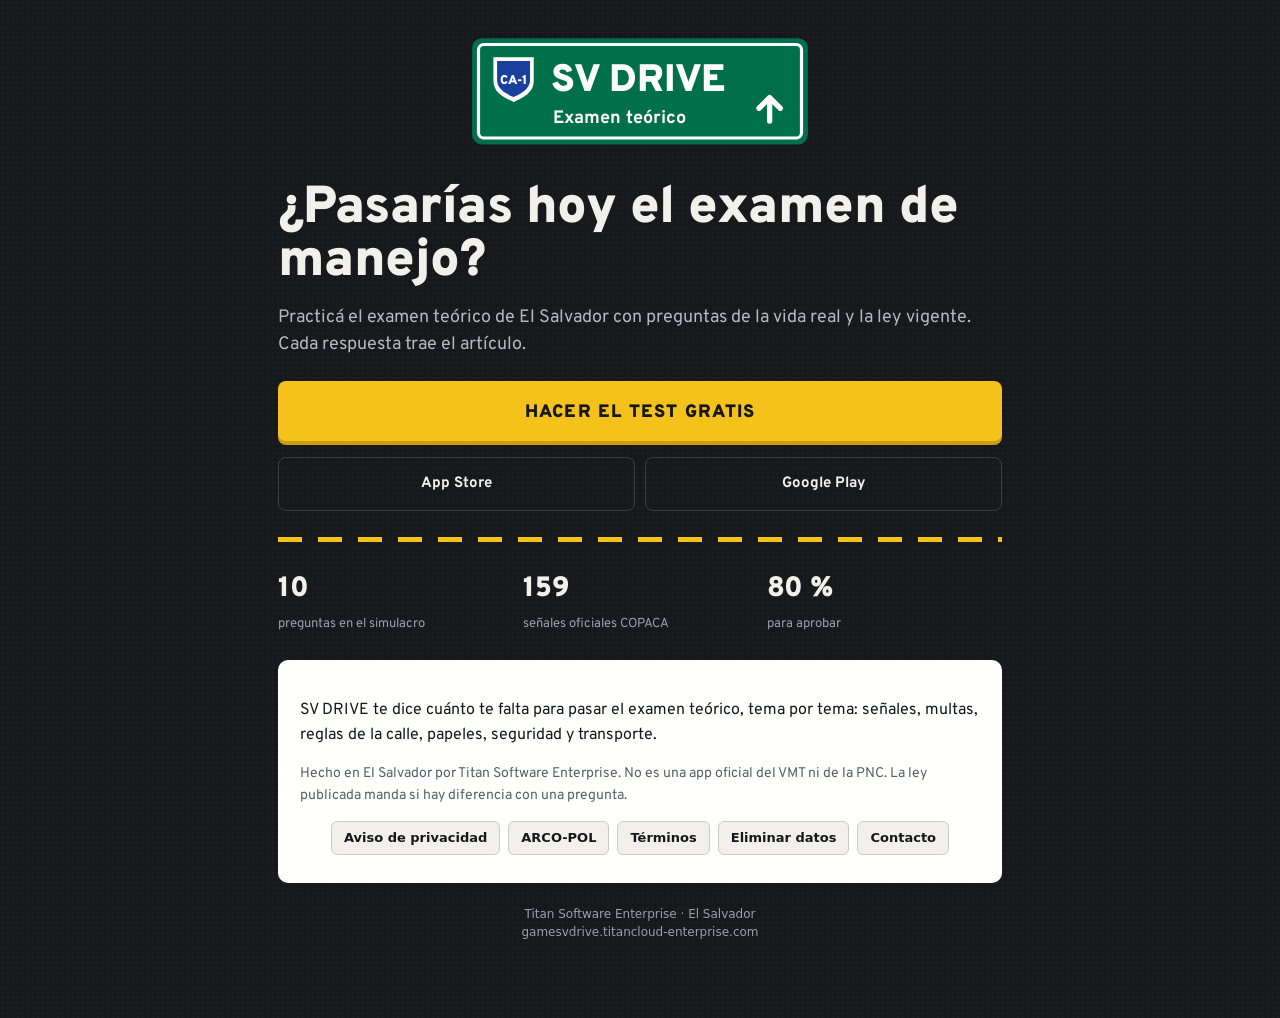
<file: index.html>
<!DOCTYPE html>
<html lang="es">
<head>
    <meta charset="UTF-8" />
    <meta name="viewport" content="width=device-width, initial-scale=1" />
    <title>SV DRIVE · ¿Pasarías hoy el examen de manejo?</title>
    <meta name="description" content="Practicá el examen teórico de manejo de El Salvador con la ley vigente. Probá el test gratis, sin instalar nada." />
    <meta property="og:title" content="¿Pasarías hoy el examen de manejo?" />
    <meta property="og:description" content="10 preguntas del examen teórico de El Salvador. Gratis y sin instalar nada." />
    <meta property="og:image" content="https://gamesvdrive.titancloud-enterprise.com/test/og.png" />
    <meta name="theme-color" content="#16181B" />
    <link rel="icon" href="/icon-512.png" />
    <link rel="stylesheet" href="/styles.css" />
    <style>
        .hero { color: #F1F0EA; padding: 8px 0 24px; }
        .sign { display: block; width: 100%; max-width: 340px; margin: 8px auto 28px; }
        .hero h1 { font-size: clamp(34px, 8vw, 52px); line-height: 1.03; margin: 0 0 14px; font-weight: 900; letter-spacing: -0.01em; }
        .hero p { color: #B5B8BD; font-size: 18px; margin: 0 0 22px; }
        .lane { height: 5px; margin: 26px 0; background: repeating-linear-gradient(90deg, #F4C21B 0 24px, transparent 24px 40px); }
        .cta { display: block; text-align: center; background: #F4C21B; color: #16181B; font-weight: 900; letter-spacing: .06em;
               text-transform: uppercase; text-decoration: none; padding: 18px; border-radius: 8px; font-size: 18px;
               box-shadow: inset 0 -4px 0 rgba(0,0,0,.18); }
        .stores { display: flex; gap: 10px; margin-top: 12px; }
        .stores a { flex: 1; text-align: center; color: #F1F0EA; border: 1px solid #3A3D42; border-radius: 8px; padding: 14px 8px;
                    text-decoration: none; font-weight: 700; font-size: 15px; }
        .facts { color: #F1F0EA; display: grid; grid-template-columns: repeat(3, 1fr); gap: 10px; margin: 0; padding: 0; list-style: none; }
        .facts b { display: block; font-size: 28px; font-weight: 900; }
        .facts span { color: #9CA0A6; font-size: 13px; }
    </style>
</head>
<body>
    <div class="wrap">
        <svg class="sign" viewBox="0 0 320 104" role="img" aria-label="SV DRIVE · Examen teórico">
            <rect x="2" y="2" width="316" height="100" rx="9" fill="#00704A" />
            <rect x="8" y="8" width="304" height="88" rx="5" fill="none" stroke="#fff" stroke-width="3" />
            <g transform="translate(22 20)">
                <path d="M0 0 H38 V22 C38 33 28 38 19 42 C10 38 0 33 0 22 Z" fill="#fff" />
                <path d="M3.5 3.5 H34.5 V21.5 C34.5 30 26 34.5 19 37.5 C12 34.5 3.5 30 3.5 21.5 Z" fill="#19409C" />
                <text x="19" y="25" text-anchor="middle" fill="#fff" font-family="Overpass, system-ui, sans-serif" font-weight="800" font-size="12">CA-1</text>
            </g>
            <text x="76" y="52" fill="#fff" font-family="Overpass, system-ui, sans-serif" font-weight="800" font-size="36">SV DRIVE</text>
            <text x="78" y="82" fill="#fff" font-family="Overpass, system-ui, sans-serif" font-weight="600" font-size="17">Examen teórico</text>
            <path d="M282 80 L282 58 M282 58 L272 68 M282 58 L292 68" stroke="#fff" stroke-width="5" stroke-linecap="round" stroke-linejoin="round" fill="none" />
        </svg>

        <section class="hero">
            <h1>¿Pasarías hoy el examen de manejo?</h1>
            <p>Practicá el examen teórico de El Salvador con preguntas de la vida real y la ley vigente. Cada respuesta trae el artículo.</p>
            <a class="cta" href="/test/?utm_source=sitio">Hacer el test gratis</a>
            <div class="stores">
                <a href="https://apps.apple.com/app/id6809071212">App Store</a>
                <a href="https://play.google.com/store/apps/details?id=com.kelvinsde.rutasegura">Google Play</a>
            </div>
            <div class="lane"></div>
            <ul class="facts">
                <li><b>10</b><span>preguntas en el simulacro</span></li>
                <li><b>159</b><span>señales oficiales COPACA</span></li>
                <li><b>80 %</b><span>para aprobar</span></li>
            </ul>
        </section>

        <main class="card">
            <p>SV DRIVE te dice cuánto te falta para pasar el examen teórico, tema por tema: señales, multas, reglas de la calle, papeles, seguridad y transporte.</p>
            <p class="muted">Hecho en El Salvador por Titan Software Enterprise. No es una app oficial del VMT ni de la PNC. La ley publicada manda si hay diferencia con una pregunta.</p>
            <p class="nav">
                <a href="/privacidad/">Aviso de privacidad</a>
                <a href="/arco/">ARCO-POL</a>
                <a href="/terminos/">Términos</a>
                <a href="/cuenta/">Eliminar datos</a>
                <a href="/contacto/">Contacto</a>
            </p>
        </main>
        <p class="foot">Titan Software Enterprise · El Salvador<br />gamesvdrive.titancloud-enterprise.com</p>
    </div>
</body>
</html>
</file>
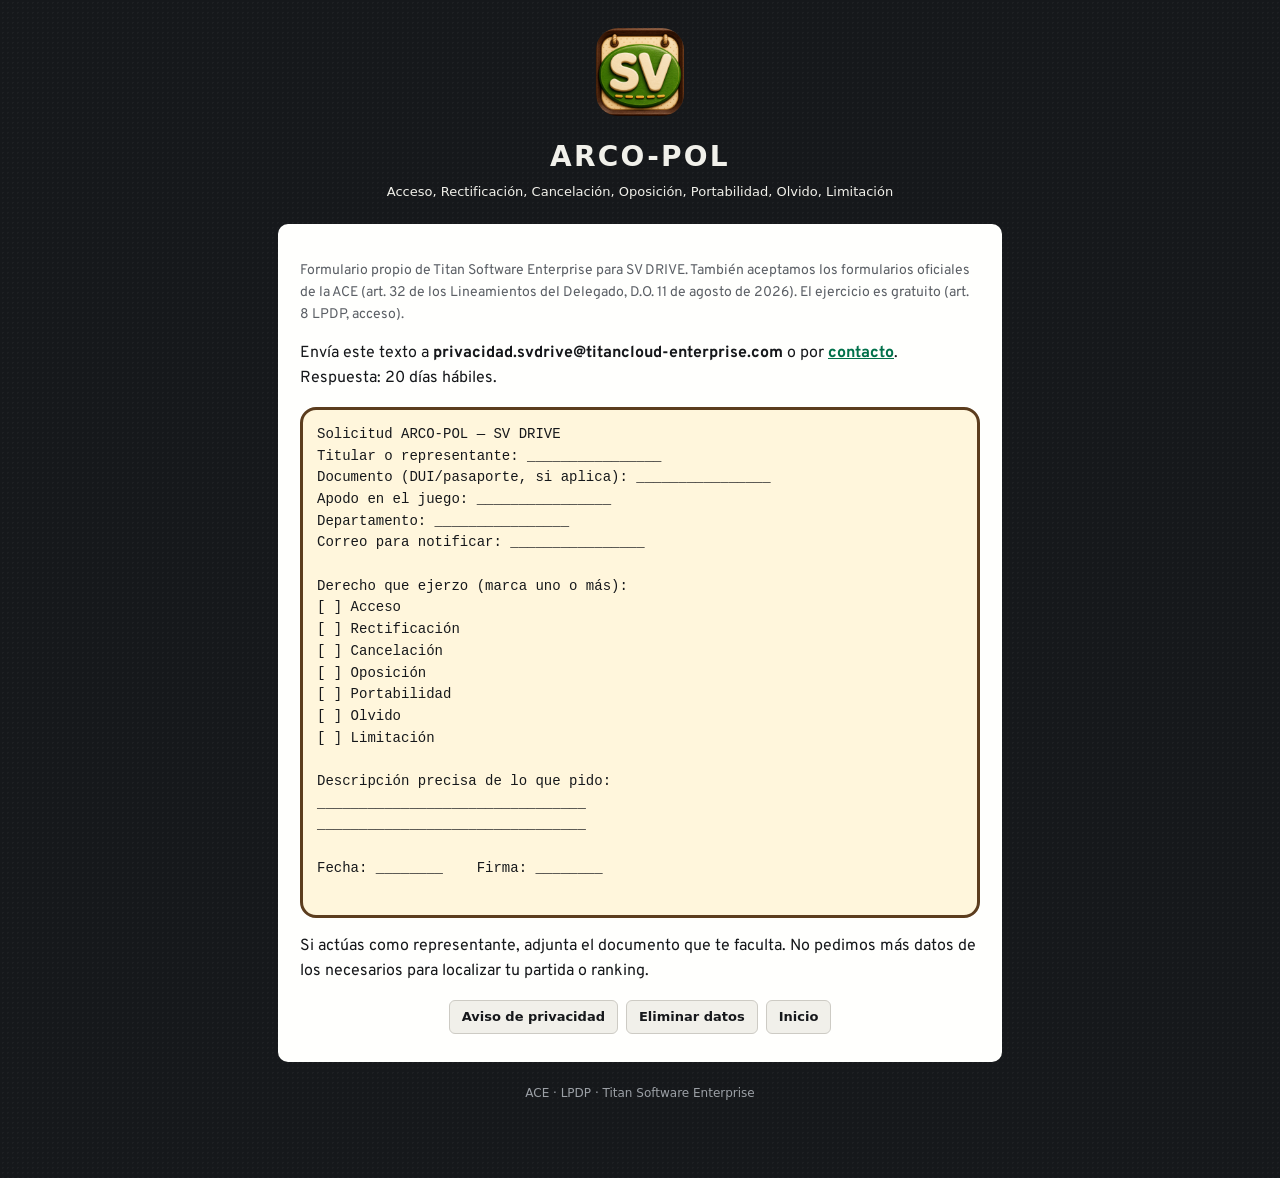
<file: arco/index.html>
<!DOCTYPE html>
<html lang="es">
<head>
    <meta charset="UTF-8" />
    <meta name="viewport" content="width=device-width, initial-scale=1" />
    <title>Formulario ARCO-POL · SV DRIVE</title>
    <link rel="icon" href="/icon-512.png" />
    <link rel="stylesheet" href="/styles.css" />
</head>
<body>
    <div class="wrap">
        <header class="brand">
            <a href="/"><img src="/icon-512.png" alt="SV DRIVE" /></a>
            <h1 style="color:#F1F0EA">ARCO-POL</h1>
            <p>Acceso, Rectificación, Cancelación, Oposición, Portabilidad, Olvido, Limitación</p>
        </header>
        <main class="card">
            <p class="muted">Formulario propio de Titan Software Enterprise para SV DRIVE. También aceptamos los formularios oficiales de la ACE (art. 32 de los Lineamientos del Delegado, D.O. 11 de agosto de 2026). El ejercicio es gratuito (art. 8 LPDP, acceso).</p>
            <p>Envía este texto a <strong>privacidad.svdrive@titancloud-enterprise.com</strong> o por <a href="/contacto/">contacto</a>. Respuesta: 20 días hábiles.</p>
            <pre style="white-space:pre-wrap;background:#FFF6DC;border:3px solid #5C3D1E;border-radius:16px;padding:14px;font-size:14px;">Solicitud ARCO-POL — SV DRIVE
Titular o representante: ________________
Documento (DUI/pasaporte, si aplica): ________________
Apodo en el juego: ________________
Departamento: ________________
Correo para notificar: ________________

Derecho que ejerzo (marca uno o más):
[ ] Acceso
[ ] Rectificación
[ ] Cancelación
[ ] Oposición
[ ] Portabilidad
[ ] Olvido
[ ] Limitación

Descripción precisa de lo que pido:
________________________________
________________________________

Fecha: ________    Firma: ________
            </pre>
            <p>Si actúas como representante, adjunta el documento que te faculta. No pedimos más datos de los necesarios para localizar tu partida o ranking.</p>
            <p class="nav">
                <a href="/privacidad/">Aviso de privacidad</a>
                <a href="/cuenta/">Eliminar datos</a>
                <a href="/">Inicio</a>
            </p>
        </main>
        <p class="foot">ACE · LPDP · Titan Software Enterprise</p>
    </div>
</body>
</html>
</file>
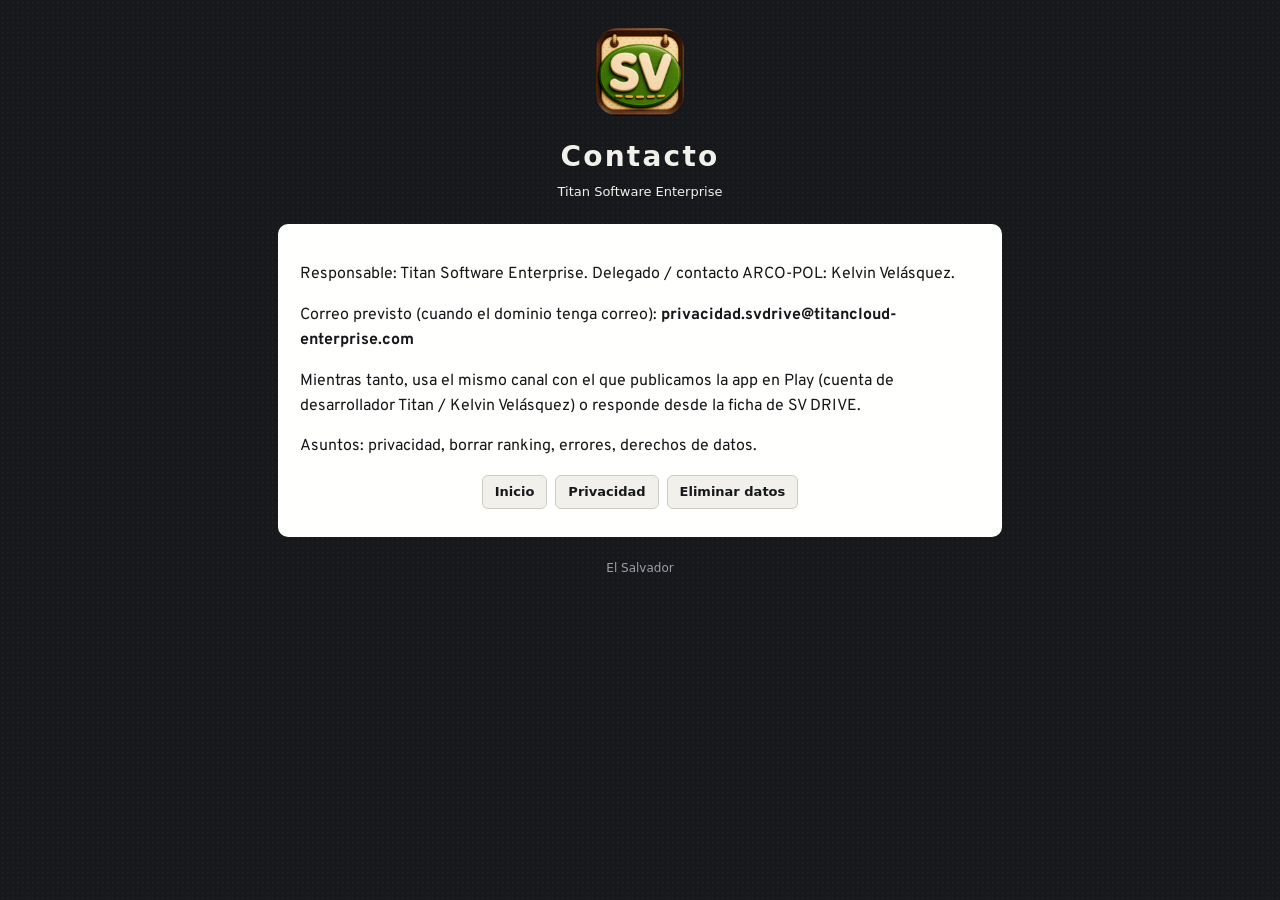
<file: contacto/index.html>
<!DOCTYPE html>
<html lang="es">
<head>
    <meta charset="UTF-8" />
    <meta name="viewport" content="width=device-width, initial-scale=1" />
    <title>Contacto · SV DRIVE</title>
    <link rel="icon" href="/icon-512.png" />
    <link rel="stylesheet" href="/styles.css" />
</head>
<body>
    <div class="wrap">
        <header class="brand">
            <a href="/"><img src="/icon-512.png" alt="SV DRIVE" /></a>
            <h1 style="color:#F1F0EA">Contacto</h1>
            <p>Titan Software Enterprise</p>
        </header>
        <main class="card">
            <p>Responsable: Titan Software Enterprise. Delegado / contacto ARCO-POL: Kelvin Velásquez.</p>
            <p>Correo previsto (cuando el dominio tenga correo): <strong>privacidad.svdrive@titancloud-enterprise.com</strong></p>
            <p>Mientras tanto, usa el mismo canal con el que publicamos la app en Play (cuenta de desarrollador Titan / Kelvin Velásquez) o responde desde la ficha de SV DRIVE.</p>
            <p>Asuntos: privacidad, borrar ranking, errores, derechos de datos.</p>
            <p class="nav">
                <a href="/">Inicio</a>
                <a href="/privacidad/">Privacidad</a>
                <a href="/cuenta/">Eliminar datos</a>
            </p>
        </main>
        <p class="foot">El Salvador</p>
    </div>
</body>
</html>
</file>
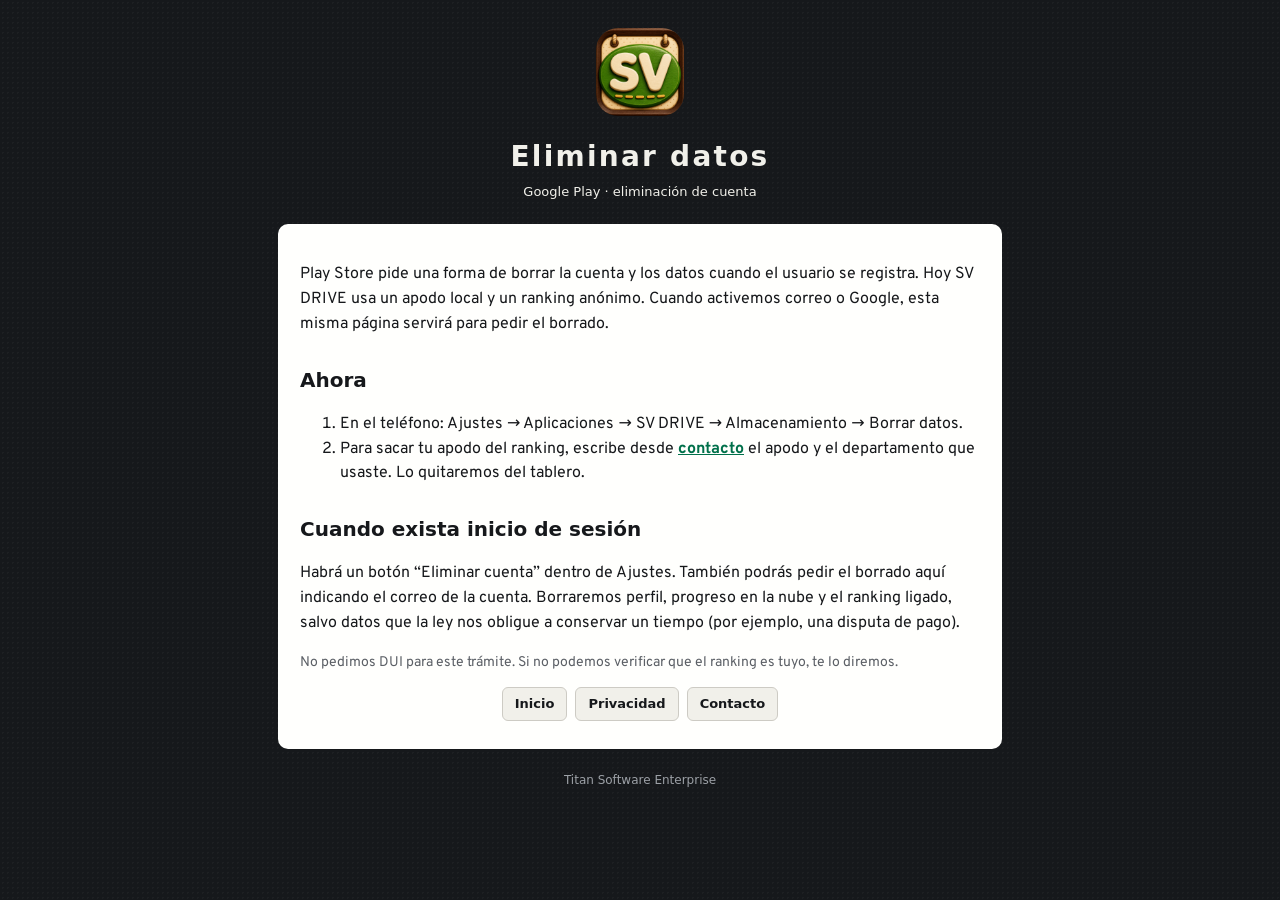
<file: cuenta/index.html>
<!DOCTYPE html>
<html lang="es">
<head>
    <meta charset="UTF-8" />
    <meta name="viewport" content="width=device-width, initial-scale=1" />
    <title>Eliminar datos · SV DRIVE</title>
    <link rel="icon" href="/icon-512.png" />
    <link rel="stylesheet" href="/styles.css" />
</head>
<body>
    <div class="wrap">
        <header class="brand">
            <a href="/"><img src="/icon-512.png" alt="SV DRIVE" /></a>
            <h1 style="color:#F1F0EA">Eliminar datos</h1>
            <p>Google Play · eliminación de cuenta</p>
        </header>
        <main class="card">
            <p>Play Store pide una forma de borrar la cuenta y los datos cuando el usuario se registra. Hoy SV DRIVE usa un apodo local y un ranking anónimo. Cuando activemos correo o Google, esta misma página servirá para pedir el borrado.</p>
            <h2>Ahora</h2>
            <ol>
                <li>En el teléfono: Ajustes → Aplicaciones → SV DRIVE → Almacenamiento → Borrar datos.</li>
                <li>Para sacar tu apodo del ranking, escribe desde <a href="/contacto/">contacto</a> el apodo y el departamento que usaste. Lo quitaremos del tablero.</li>
            </ol>
            <h2>Cuando exista inicio de sesión</h2>
            <p>Habrá un botón “Eliminar cuenta” dentro de Ajustes. También podrás pedir el borrado aquí indicando el correo de la cuenta. Borraremos perfil, progreso en la nube y el ranking ligado, salvo datos que la ley nos obligue a conservar un tiempo (por ejemplo, una disputa de pago).</p>
            <p class="muted">No pedimos DUI para este trámite. Si no podemos verificar que el ranking es tuyo, te lo diremos.</p>
            <p class="nav">
                <a href="/">Inicio</a>
                <a href="/privacidad/">Privacidad</a>
                <a href="/contacto/">Contacto</a>
            </p>
        </main>
        <p class="foot">Titan Software Enterprise</p>
    </div>
</body>
</html>
</file>
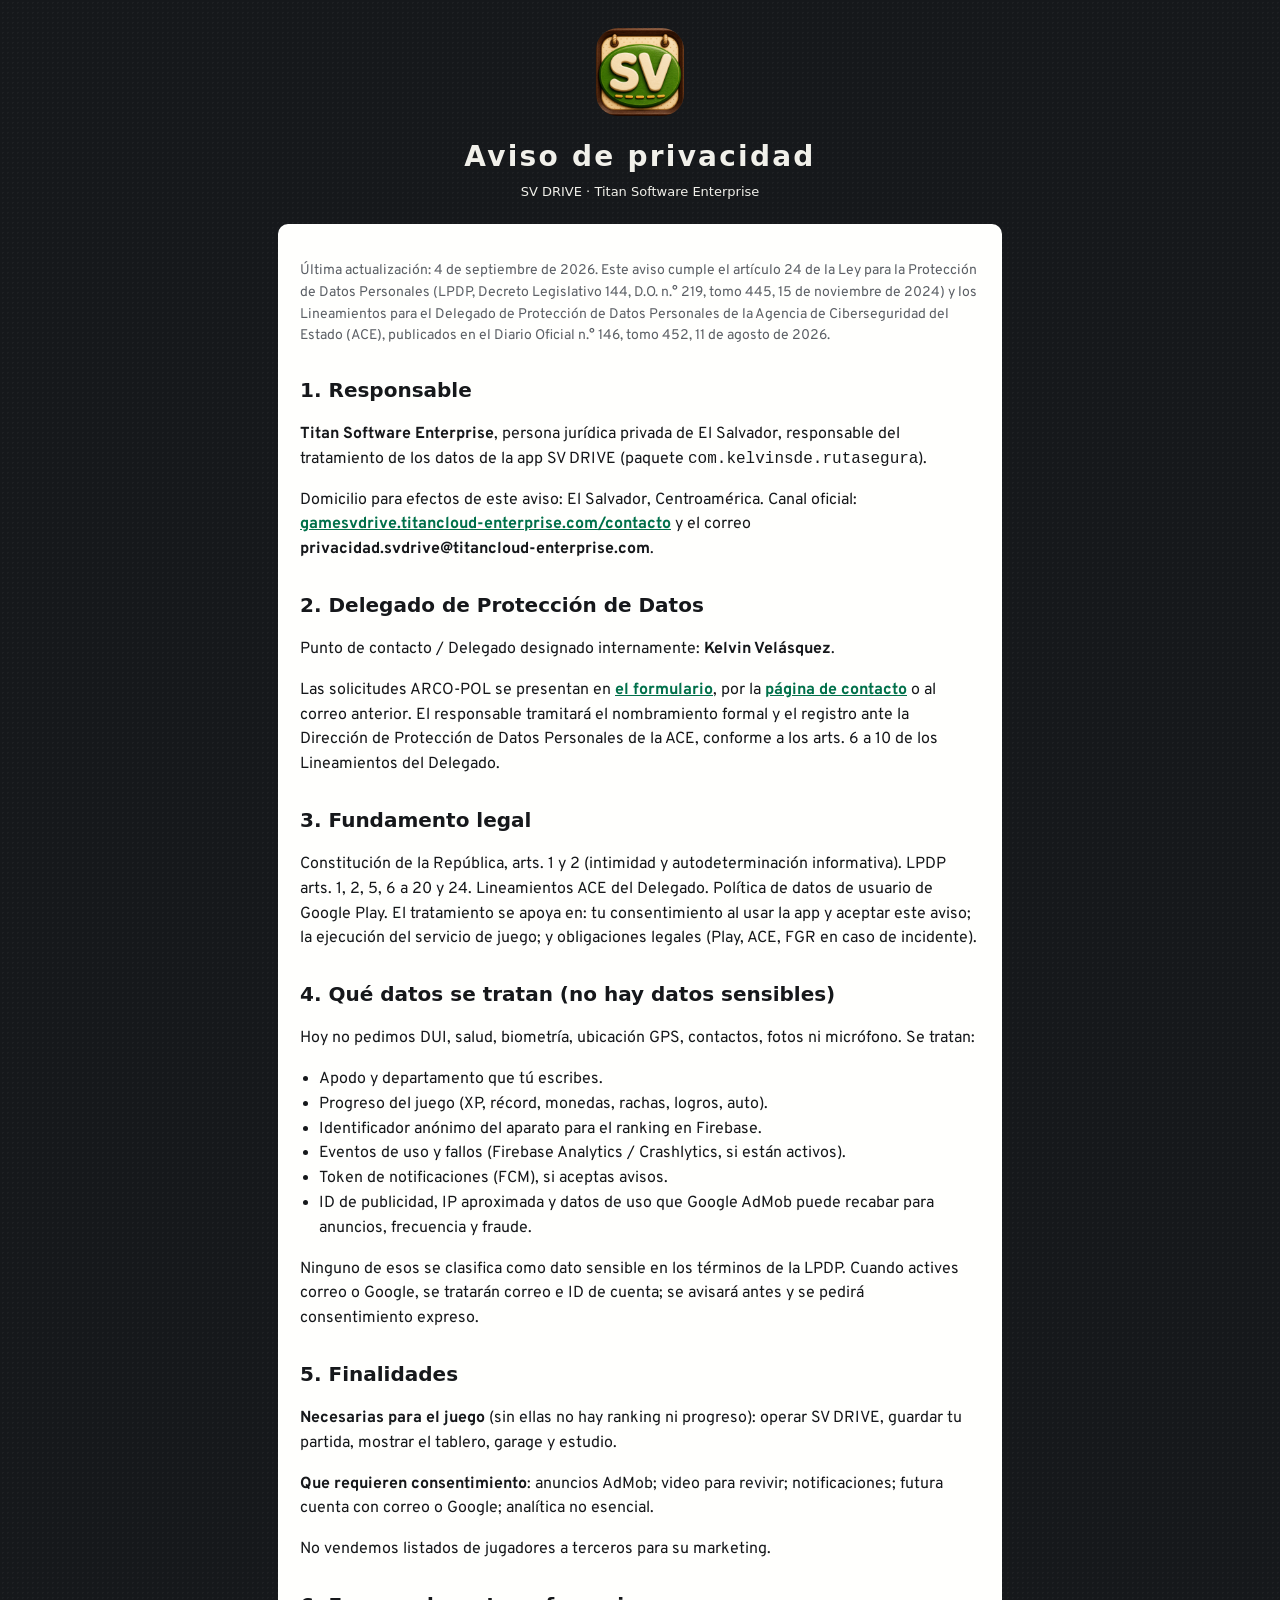
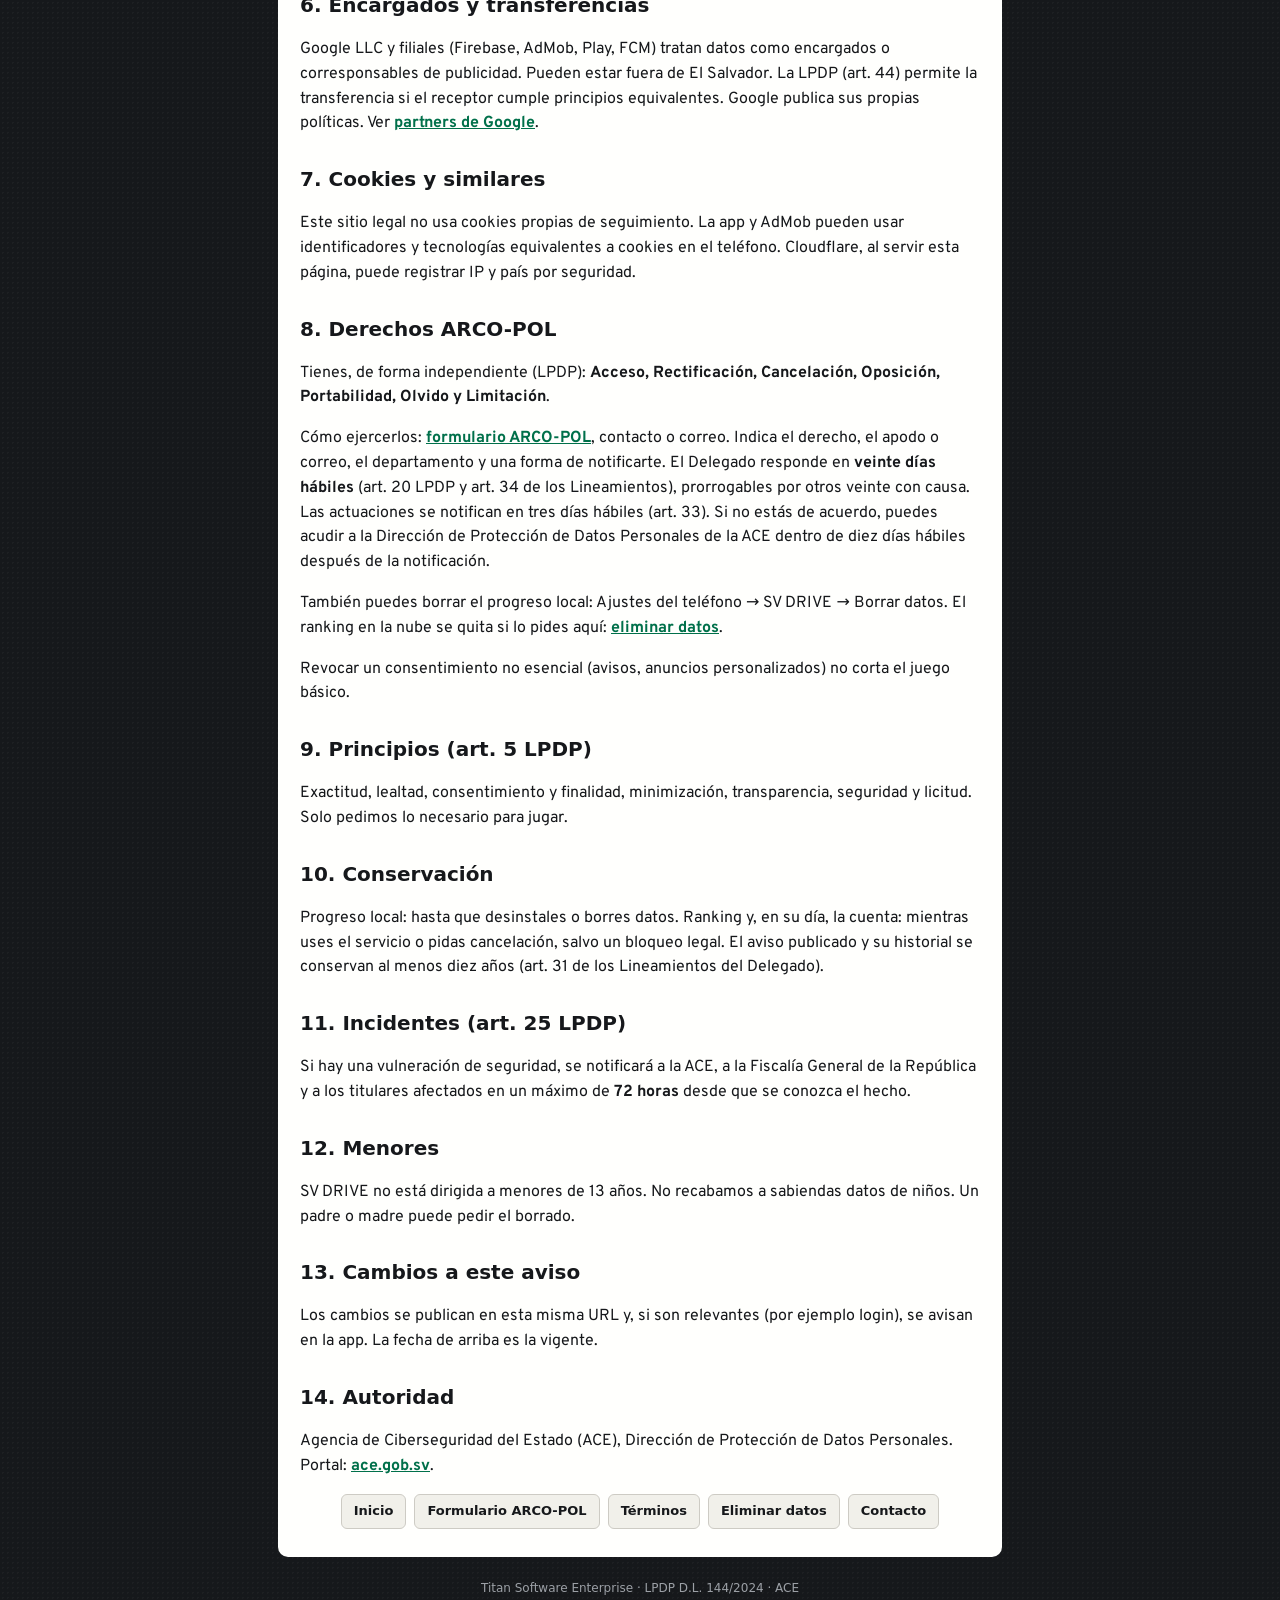
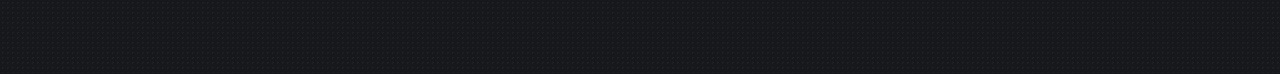
<file: privacidad/index.html>
<!DOCTYPE html>
<html lang="es">
<head>
    <meta charset="UTF-8" />
    <meta name="viewport" content="width=device-width, initial-scale=1" />
    <title>Aviso y Política de Privacidad · SV DRIVE</title>
    <link rel="icon" href="/icon-512.png" />
    <link rel="stylesheet" href="/styles.css" />
</head>
<body>
    <div class="wrap">
        <header class="brand">
            <a href="/"><img src="/icon-512.png" alt="SV DRIVE" /></a>
            <h1 style="color:#F1F0EA">Aviso de privacidad</h1>
            <p>SV DRIVE · Titan Software Enterprise</p>
        </header>
        <main class="card">
            <p class="muted">Última actualización: 4 de septiembre de 2026. Este aviso cumple el artículo 24 de la Ley para la Protección de Datos Personales (LPDP, Decreto Legislativo 144, D.O. n.° 219, tomo 445, 15 de noviembre de 2024) y los Lineamientos para el Delegado de Protección de Datos Personales de la Agencia de Ciberseguridad del Estado (ACE), publicados en el Diario Oficial n.° 146, tomo 452, 11 de agosto de 2026.</p>

            <h2>1. Responsable</h2>
            <p><strong>Titan Software Enterprise</strong>, persona jurídica privada de El Salvador, responsable del tratamiento de los datos de la app SV DRIVE (paquete <code>com.kelvinsde.rutasegura</code>).</p>
            <p>Domicilio para efectos de este aviso: El Salvador, Centroamérica. Canal oficial: <a href="https://gamesvdrive.titancloud-enterprise.com/contacto/">gamesvdrive.titancloud-enterprise.com/contacto</a> y el correo <strong>privacidad.svdrive@titancloud-enterprise.com</strong>.</p>

            <h2>2. Delegado de Protección de Datos</h2>
            <p>Punto de contacto / Delegado designado internamente: <strong>Kelvin Velásquez</strong>.</p>
            <p>Las solicitudes ARCO-POL se presentan en <a href="/arco/">el formulario</a>, por la <a href="/contacto/">página de contacto</a> o al correo anterior. El responsable tramitará el nombramiento formal y el registro ante la Dirección de Protección de Datos Personales de la ACE, conforme a los arts. 6 a 10 de los Lineamientos del Delegado.</p>

            <h2>3. Fundamento legal</h2>
            <p>Constitución de la República, arts. 1 y 2 (intimidad y autodeterminación informativa). LPDP arts. 1, 2, 5, 6 a 20 y 24. Lineamientos ACE del Delegado. Política de datos de usuario de Google Play. El tratamiento se apoya en: tu consentimiento al usar la app y aceptar este aviso; la ejecución del servicio de juego; y obligaciones legales (Play, ACE, FGR en caso de incidente).</p>

            <h2>4. Qué datos se tratan (no hay datos sensibles)</h2>
            <p>Hoy no pedimos DUI, salud, biometría, ubicación GPS, contactos, fotos ni micrófono. Se tratan:</p>
            <ul>
                <li>Apodo y departamento que tú escribes.</li>
                <li>Progreso del juego (XP, récord, monedas, rachas, logros, auto).</li>
                <li>Identificador anónimo del aparato para el ranking en Firebase.</li>
                <li>Eventos de uso y fallos (Firebase Analytics / Crashlytics, si están activos).</li>
                <li>Token de notificaciones (FCM), si aceptas avisos.</li>
                <li>ID de publicidad, IP aproximada y datos de uso que Google AdMob puede recabar para anuncios, frecuencia y fraude.</li>
            </ul>
            <p>Ninguno de esos se clasifica como dato sensible en los términos de la LPDP. Cuando actives correo o Google, se tratarán correo e ID de cuenta; se avisará antes y se pedirá consentimiento expreso.</p>

            <h2>5. Finalidades</h2>
            <p><strong>Necesarias para el juego</strong> (sin ellas no hay ranking ni progreso): operar SV DRIVE, guardar tu partida, mostrar el tablero, garage y estudio.</p>
            <p><strong>Que requieren consentimiento</strong>: anuncios AdMob; video para revivir; notificaciones; futura cuenta con correo o Google; analítica no esencial.</p>
            <p>No vendemos listados de jugadores a terceros para su marketing.</p>

            <h2>6. Encargados y transferencias</h2>
            <p>Google LLC y filiales (Firebase, AdMob, Play, FCM) tratan datos como encargados o corresponsables de publicidad. Pueden estar fuera de El Salvador. La LPDP (art. 44) permite la transferencia si el receptor cumple principios equivalentes. Google publica sus propias políticas. Ver <a href="https://policies.google.com/technologies/partner-sites" rel="noopener">partners de Google</a>.</p>

            <h2>7. Cookies y similares</h2>
            <p>Este sitio legal no usa cookies propias de seguimiento. La app y AdMob pueden usar identificadores y tecnologías equivalentes a cookies en el teléfono. Cloudflare, al servir esta página, puede registrar IP y país por seguridad.</p>

            <h2>8. Derechos ARCO-POL</h2>
            <p>Tienes, de forma independiente (LPDP): <strong>Acceso, Rectificación, Cancelación, Oposición, Portabilidad, Olvido y Limitación</strong>.</p>
            <p>Cómo ejercerlos: <a href="/arco/">formulario ARCO-POL</a>, contacto o correo. Indica el derecho, el apodo o correo, el departamento y una forma de notificarte. El Delegado responde en <strong>veinte días hábiles</strong> (art. 20 LPDP y art. 34 de los Lineamientos), prorrogables por otros veinte con causa. Las actuaciones se notifican en tres días hábiles (art. 33). Si no estás de acuerdo, puedes acudir a la Dirección de Protección de Datos Personales de la ACE dentro de diez días hábiles después de la notificación.</p>
            <p>También puedes borrar el progreso local: Ajustes del teléfono → SV DRIVE → Borrar datos. El ranking en la nube se quita si lo pides aquí: <a href="/cuenta/">eliminar datos</a>.</p>
            <p>Revocar un consentimiento no esencial (avisos, anuncios personalizados) no corta el juego básico.</p>

            <h2>9. Principios (art. 5 LPDP)</h2>
            <p>Exactitud, lealtad, consentimiento y finalidad, minimización, transparencia, seguridad y licitud. Solo pedimos lo necesario para jugar.</p>

            <h2>10. Conservación</h2>
            <p>Progreso local: hasta que desinstales o borres datos. Ranking y, en su día, la cuenta: mientras uses el servicio o pidas cancelación, salvo un bloqueo legal. El aviso publicado y su historial se conservan al menos diez años (art. 31 de los Lineamientos del Delegado).</p>

            <h2>11. Incidentes (art. 25 LPDP)</h2>
            <p>Si hay una vulneración de seguridad, se notificará a la ACE, a la Fiscalía General de la República y a los titulares afectados en un máximo de <strong>72 horas</strong> desde que se conozca el hecho.</p>

            <h2>12. Menores</h2>
            <p>SV DRIVE no está dirigida a menores de 13 años. No recabamos a sabiendas datos de niños. Un padre o madre puede pedir el borrado.</p>

            <h2>13. Cambios a este aviso</h2>
            <p>Los cambios se publican en esta misma URL y, si son relevantes (por ejemplo login), se avisan en la app. La fecha de arriba es la vigente.</p>

            <h2>14. Autoridad</h2>
            <p>Agencia de Ciberseguridad del Estado (ACE), Dirección de Protección de Datos Personales. Portal: <a href="https://ace.gob.sv/" rel="noopener">ace.gob.sv</a>.</p>

            <p class="nav">
                <a href="/">Inicio</a>
                <a href="/arco/">Formulario ARCO-POL</a>
                <a href="/terminos/">Términos</a>
                <a href="/cuenta/">Eliminar datos</a>
                <a href="/contacto/">Contacto</a>
            </p>
        </main>
        <p class="foot">Titan Software Enterprise · LPDP D.L. 144/2024 · ACE</p>
    </div>
</body>
</html>
</file>
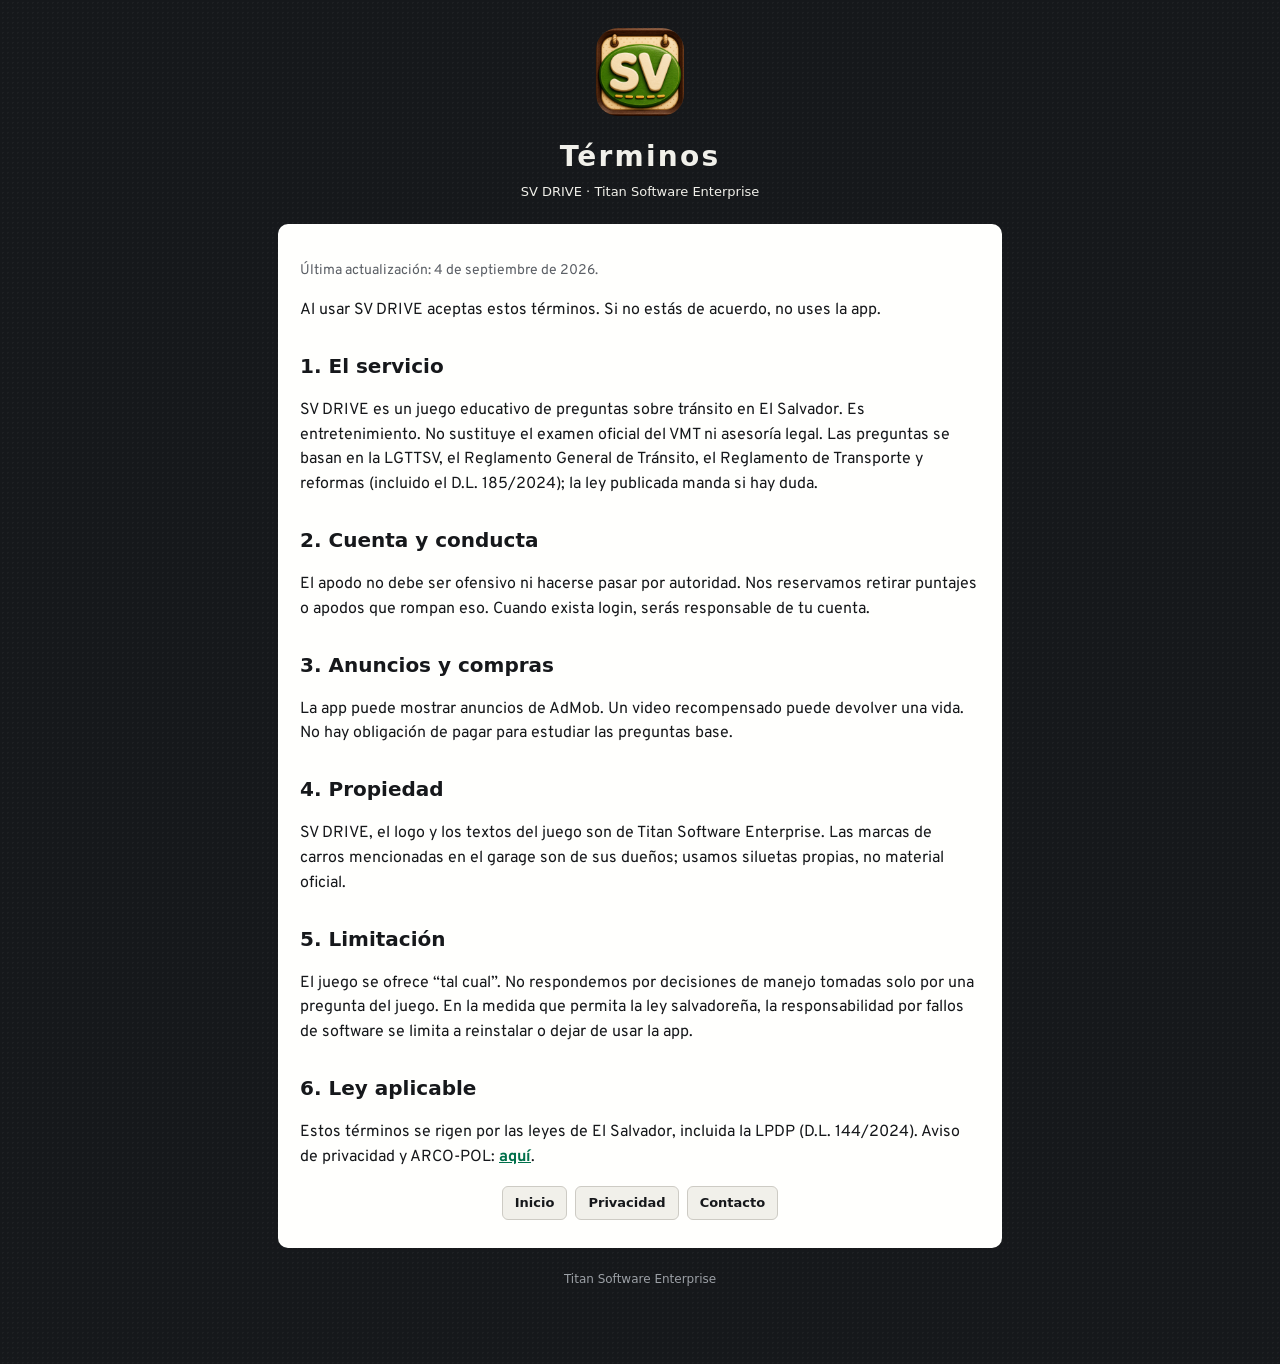
<file: terminos/index.html>
<!DOCTYPE html>
<html lang="es">
<head>
    <meta charset="UTF-8" />
    <meta name="viewport" content="width=device-width, initial-scale=1" />
    <title>Términos · SV DRIVE</title>
    <link rel="icon" href="/icon-512.png" />
    <link rel="stylesheet" href="/styles.css" />
</head>
<body>
    <div class="wrap">
        <header class="brand">
            <a href="/"><img src="/icon-512.png" alt="SV DRIVE" /></a>
            <h1 style="color:#F1F0EA">Términos</h1>
            <p>SV DRIVE · Titan Software Enterprise</p>
        </header>
        <main class="card">
            <p class="muted">Última actualización: 4 de septiembre de 2026.</p>
            <p>Al usar SV DRIVE aceptas estos términos. Si no estás de acuerdo, no uses la app.</p>
            <h2>1. El servicio</h2>
            <p>SV DRIVE es un juego educativo de preguntas sobre tránsito en El Salvador. Es entretenimiento. No sustituye el examen oficial del VMT ni asesoría legal. Las preguntas se basan en la LGTTSV, el Reglamento General de Tránsito, el Reglamento de Transporte y reformas (incluido el D.L. 185/2024); la ley publicada manda si hay duda.</p>
            <h2>2. Cuenta y conducta</h2>
            <p>El apodo no debe ser ofensivo ni hacerse pasar por autoridad. Nos reservamos retirar puntajes o apodos que rompan eso. Cuando exista login, serás responsable de tu cuenta.</p>
            <h2>3. Anuncios y compras</h2>
            <p>La app puede mostrar anuncios de AdMob. Un video recompensado puede devolver una vida. No hay obligación de pagar para estudiar las preguntas base.</p>
            <h2>4. Propiedad</h2>
            <p>SV DRIVE, el logo y los textos del juego son de Titan Software Enterprise. Las marcas de carros mencionadas en el garage son de sus dueños; usamos siluetas propias, no material oficial.</p>
            <h2>5. Limitación</h2>
            <p>El juego se ofrece “tal cual”. No respondemos por decisiones de manejo tomadas solo por una pregunta del juego. En la medida que permita la ley salvadoreña, la responsabilidad por fallos de software se limita a reinstalar o dejar de usar la app.</p>
            <h2>6. Ley aplicable</h2>
            <p>Estos términos se rigen por las leyes de El Salvador, incluida la LPDP (D.L. 144/2024). Aviso de privacidad y ARCO-POL: <a href="/privacidad/">aquí</a>.</p>
            <p class="nav">
                <a href="/">Inicio</a>
                <a href="/privacidad/">Privacidad</a>
                <a href="/contacto/">Contacto</a>
            </p>
        </main>
        <p class="foot">Titan Software Enterprise</p>
    </div>
</body>
</html>
</file>
<file: styles.css>
@font-face { font-family: Overpass; font-weight: 400; font-style: normal; font-display: swap; src: url('/fonts/overpass-latin-400-normal.woff2') format('woff2'); }
@font-face { font-family: Overpass; font-weight: 700; font-style: normal; font-display: swap; src: url('/fonts/overpass-latin-700-normal.woff2') format('woff2'); }
@font-face { font-family: Overpass; font-weight: 900; font-style: normal; font-display: swap; src: url('/fonts/overpass-latin-900-normal.woff2') format('woff2'); }

:root {
    --bg: #16181B;
    --paper: #FFFFFD;
    --ink: #16181B;
    --muted: #5C6066;
    --wood: #2D3137;
    --green: #00704A;
    --yellow: #F4C21B;
}

* { box-sizing: border-box; }
html, body { margin: 0; padding: 0; }
body {
    font-family: Overpass, system-ui, -apple-system, "Segoe UI", sans-serif;
    color: var(--ink);
    background: var(--bg);
    background-image: radial-gradient(rgba(241,240,234,.035) 1px, transparent 1px);
    background-size: 5px 5px;
    line-height: 1.55;
}

.wrap { max-width: 760px; margin: 0 auto; padding: 28px 18px 64px; }
.brand {
    text-align: center;
    margin-bottom: 22px;
}
.brand img { width: 88px; height: 88px; border-radius: 22px; }
.brand h1 {
    margin: 10px 0 0;
    font-family: system-ui, sans-serif;
    letter-spacing: .08em;
    font-size: 28px;
}
.brand p { margin: 4px 0 0; color: #F1F0EA; font-family: system-ui, sans-serif; font-size: 13px; }

.card {
    background: var(--paper);
    border-radius: 10px;
    padding: 22px 22px 28px;
}

h2 { font-family: system-ui, sans-serif; font-size: 20px; margin: 28px 0 8px; }
h3 { font-family: system-ui, sans-serif; font-size: 16px; margin: 18px 0 6px; }
p, li { font-size: 16px; }
ul { padding-left: 1.2em; }
a { color: var(--green); font-weight: 700; }
.nav { display: flex; flex-wrap: wrap; gap: 8px; justify-content: center; margin: 14px 0 0; }
.nav a {
    background: #F1F0EA;
    border: 1px solid #CDCBC4;
    border-radius: 6px;
    padding: 6px 12px;
    text-decoration: none;
    color: var(--ink);
    font-family: system-ui, sans-serif;
    font-size: 13px;
}
.foot {
    text-align: center;
    color: #9CA0A6;
    font-family: system-ui, sans-serif;
    font-size: 12px;
    margin-top: 22px;
}
.muted { color: var(--muted); font-size: 14px; }
</file>
